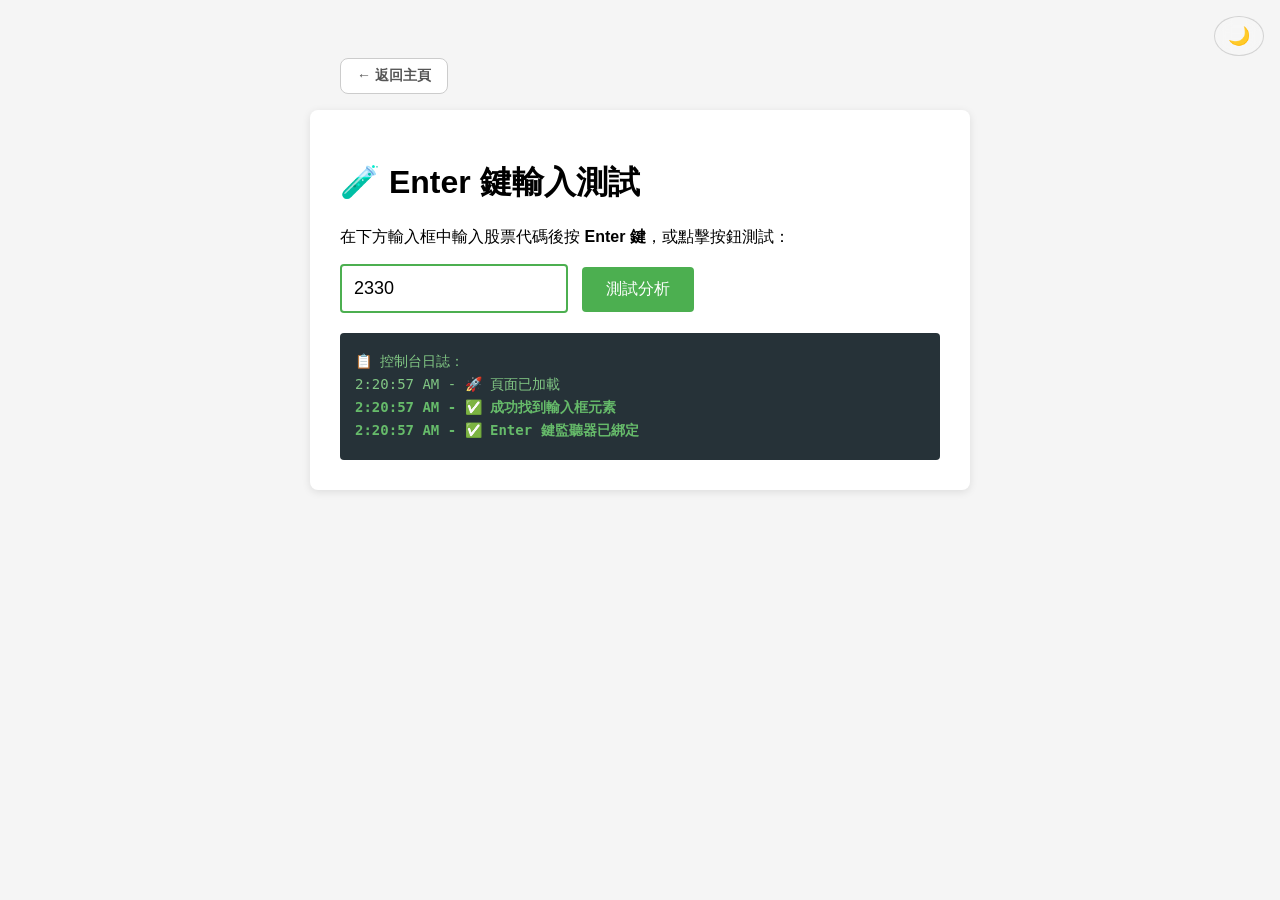
<file: src/main/resources/static/test-enter.html>
<!DOCTYPE html>
<html>
<head>
    <meta charset="UTF-8">
    <title>Enter 鍵測試</title>
    <style>
        body {
            font-family: sans-serif;
            padding: 50px;
            background: #f5f5f5;
        }
        .test-box {
            background: white;
            padding: 30px;
            border-radius: 8px;
            box-shadow: 0 2px 8px rgba(0,0,0,0.1);
            max-width: 600px;
            margin: 0 auto;
        }
        input {
            width: 200px;
            padding: 12px;
            font-size: 18px;
            border: 2px solid #4CAF50;
            border-radius: 4px;
        }
        button {
            padding: 12px 24px;
            background-color: #4CAF50;
            color: white;
            border: none;
            border-radius: 4px;
            cursor: pointer;
            font-size: 16px;
            margin-left: 10px;
        }
        button:hover { background-color: #45a049; }
        #result {
            margin-top: 20px;
            padding: 15px;
            background-color: #e8f5e9;
            border-radius: 4px;
            display: none;
        }
        #console {
            margin-top: 20px;
            padding: 15px;
            background-color: #263238;
            color: #aed581;
            border-radius: 4px;
            font-family: monospace;
            font-size: 14px;
            max-height: 300px;
            overflow-y: auto;
        }
        .log { margin: 5px 0; }
        .log-info { color: #81c784; }
        .log-error { color: #ef5350; }
        .log-success { color: #66bb6a; font-weight: bold; }
    </style>
    <link rel="stylesheet" href="dark-mode.css">
</head>
<body>
    <button class="theme-toggle" id="themeToggle" onclick="toggleTheme()" title="切換暗黑模式">🌙</button>
    <div style="margin:0 0 16px 0;max-width:600px;margin-left:auto;margin-right:auto;">
        <a href="index.html" style="display:inline-flex;align-items:center;gap:6px;padding:8px 16px;border:1px solid #ccc;border-radius:8px;color:#555;text-decoration:none;font-size:14px;font-weight:600;background:#fff;">← 返回主頁</a>
    </div>
    <div class="test-box">
        <h1>🧪 Enter 鍵輸入測試</h1>
        <p>在下方輸入框中輸入股票代碼後按 <strong>Enter 鍵</strong>，或點擊按鈕測試：</p>

        <div>
            <input type="text" id="stockId" value="2330" placeholder="輸入股票代碼">
            <button onclick="testAnalysis()">測試分析</button>
        </div>

        <div id="result">
            <h3>✅ 分析結果</h3>
            <p id="result-text"></p>
        </div>

        <div id="console">
            <div class="log log-info">📋 控制台日誌：</div>
        </div>
    </div>

    <script>
        const consoleEl = document.getElementById('console');

        function log(message, type = 'info') {
            const logEntry = document.createElement('div');
            logEntry.className = 'log log-' + type;
            logEntry.innerText = `${new Date().toLocaleTimeString()} - ${message}`;
            consoleEl.appendChild(logEntry);
            consoleEl.scrollTop = consoleEl.scrollHeight;
            console.log(message);
        }

        async function testAnalysis() {
            const id = document.getElementById('stockId').value.trim();
            log(`🎯 testAnalysis 被調用，股票代碼: ${id}`, 'info');

            if (!id) {
                log('❌ 股票代碼為空', 'error');
                alert('請輸入股票代碼');
                return;
            }

            try {
                log('📡 發送 API 請求...', 'info');
                const response = await fetch(`/api/stocks/${id}/ma`);

                if (!response.ok) {
                    throw new Error(`HTTP ${response.status}`);
                }

                const data = await response.json();
                log(`✅ API 響應成功: ${JSON.stringify(data)}`, 'success');

                document.getElementById('result').style.display = 'block';
                document.getElementById('result-text').innerHTML = `
                    <strong>股票代碼:</strong> ${data.symbol}<br>
                    <strong>MA5:</strong> ${data.ma5}<br>
                    <strong>MA20:</strong> ${data.ma20}<br>
                    <strong>建議:</strong> ${data.advice}
                `;
            } catch (error) {
                log(`❌ 錯誤: ${error.message}`, 'error');
                alert('分析失敗: ' + error.message);
            }
        }

        // 綁定 Enter 鍵
        window.onload = function() {
            log('🚀 頁面已加載', 'info');
            const stockInput = document.getElementById('stockId');

            if (stockInput) {
                log('✅ 成功找到輸入框元素', 'success');

                stockInput.addEventListener('keypress', function(event) {
                    log(`⌨️ 按鍵按下: ${event.key} (keyCode: ${event.keyCode})`, 'info');

                    if (event.key === 'Enter') {
                        log('🎉 Enter 鍵被檢測到！執行分析...', 'success');
                        event.preventDefault();
                        testAnalysis();
                    }
                });

                log('✅ Enter 鍵監聽器已綁定', 'success');
            } else {
                log('❌ 找不到輸入框元素', 'error');
            }
        };
    </script>
<script>
(function(){
    var k='stockpredictor-theme';
    function g(){var s=localStorage.getItem(k);if(s)return s;return window.matchMedia('(prefers-color-scheme:dark)').matches?'dark':'light';}
    function a(t){document.documentElement.setAttribute('data-theme',t);var b=document.getElementById('themeToggle');if(b)b.textContent=t==='dark'?'☀️':'🌙';}
    window.toggleTheme=function(){var c=document.documentElement.getAttribute('data-theme')||'light';var n=c==='dark'?'light':'dark';localStorage.setItem(k,n);a(n);};
    a(g());
})();
</script>
</body>
</html>
</file>
<file: src/main/resources/static/dark-mode.css>
/* ============================================================
   StockPredictor Dark Mode v1.0
   共用暗黑模式樣式 - 所有頁面自動套用
   ============================================================ */

/* ── 暗黑模式 CSS 變數覆蓋 ── */
[data-theme="dark"] {
    /* index.html 變數 */
    --bg: #1a1d2e;
    --surface: #242738;
    --surface-soft: #1e2130;
    --border: #363a50;
    --border-soft: #2e3140;
    --text: #e2e4ec;
    --muted: #8b90a0;
    --primary: #5b8af7;
    --primary-dark: #4a6fd4;
    --success: #34d399;
    --warning: #fbbf24;
    --danger: #f87171;
    --purple: #a78bfa;
    --shadow-sm: 0 1px 2px rgba(0,0,0,0.3);
    --shadow-md: 0 10px 24px rgba(0,0,0,0.4);

    /* dashboard.html 變數 */
    --primary-color: #818cf8;
    --primary-dark: #6366f1;
    --secondary-color: #a78bfa;
    --success-color: #34d399;
    --warning-color: #fbbf24;
    --danger-color: #f87171;
    --text-primary: #e2e4ec;
    --text-secondary: #9ca3af;
    --bg-primary: #1a1d2e;
    --bg-secondary: #242738;
    --border-color: #363a50;
    --shadow-sm: 0 2px 4px rgba(0,0,0,0.3);
    --shadow-md: 0 4px 6px rgba(0,0,0,0.4);
    --shadow-lg: 0 10px 15px rgba(0,0,0,0.4);
    --shadow-xl: 0 20px 25px rgba(0,0,0,0.5);

    /* symbol-profile.html 變數 */
    --primary-blue: #4a6fd4;
    --secondary-blue: #3b5998;
    --success-green: #34d399;
    --warning-orange: #fbbf24;
    --danger-red: #f87171;
}

/* ── 全域暗黑模式覆蓋 ── */
[data-theme="dark"] body {
    background: #1a1d2e;
    color: #e2e4ec;
}

[data-theme="dark"] h1, [data-theme="dark"] h2, [data-theme="dark"] h3,
[data-theme="dark"] h4, [data-theme="dark"] h5, [data-theme="dark"] h6 {
    color: #e2e4ec;
}

[data-theme="dark"] a {
    color: #5b8af7;
}

[data-theme="dark"] input,
[data-theme="dark"] select,
[data-theme="dark"] textarea {
    background-color: #2a2d3e;
    color: #e2e4ec;
    border-color: #363a50;
}

[data-theme="dark"] input::placeholder {
    color: #6b7080;
}

[data-theme="dark"] button {
    color: #e2e4ec;
}

[data-theme="dark"] .container,
[data-theme="dark"] .card,
[data-theme="dark"] .test-box,
[data-theme="dark"] .test-card {
    background-color: #242738;
    color: #e2e4ec;
    box-shadow: 0 2px 8px rgba(0,0,0,0.3);
}

[data-theme="dark"] .card-header {
    border-bottom-color: #363a50;
    background-color: transparent;
}

[data-theme="dark"] table, [data-theme="dark"] th, [data-theme="dark"] td {
    border-color: #363a50;
}

[data-theme="dark"] th {
    background-color: #2a2d3e;
}

[data-theme="dark"] td {
    color: #e2e4ec;
}

/* ── 導覽列 / navbar ── */
[data-theme="dark"] .navbar {
    background: rgba(36,39,56,0.95);
}

[data-theme="dark"] .nav a,
[data-theme="dark"] .navbar a {
    color: #e2e4ec;
}

/* ── index.html 特定覆蓋 ── */
[data-theme="dark"] .page-layout {
    /* body gradient override handled by body rule */
}

[data-theme="dark"] .sidebar {
    background-color: #242738;
}

[data-theme="dark"] .scan-result-row {
    border-bottom-color: #363a50;
}

[data-theme="dark"] .score-badge {
    color: #fff;
}

/* ── dashboard.html 特定覆蓋 ── */
[data-theme="dark"] .hero-section {
    background: linear-gradient(135deg, #2d1b4e 0%, #1a1d2e 100%);
}

[data-theme="dark"] .stat-card {
    background: #242738;
    border-color: #363a50;
}

/* ── chart.html 特定覆蓋 ── */
[data-theme="dark"] #stockId {
    background-color: #2a2d3e;
    color: #e2e4ec;
}

/* ── symbol-profile.html 特定覆蓋 ── */
[data-theme="dark"] .hero-banner {
    background: linear-gradient(135deg, #1e2a4a 0%, #2d3a5c 100%);
}

[data-theme="dark"] .nav-section {
    background-color: #2a2d0a;
    border-color: #4a4d20;
}

[data-theme="dark"] .factor-item {
    background: #2a2d3e;
    border-left-color: #5b8af7;
}

[data-theme="dark"] .indicator-value {
    color: #5b8af7;
}

/* ── 進度條 / 狀態顏色 ── */
[data-theme="dark"] .progress {
    background-color: #2a2d3e;
}

[data-theme="dark"] .workbench-loading-box {
    background: #111827;
    color: #e5e7eb;
}

[data-theme="dark"] .workbench-loading-title {
    color: #bfdbfe;
}

[data-theme="dark"] .workbench-loading-message,
[data-theme="dark"] .workbench-loading-meta {
    color: #94a3b8;
}

[data-theme="dark"] .workbench-loading-track {
    background: #334155;
}

[data-theme="dark"] .bg-light {
    background-color: #2a2d3e !important;
    color: #e2e4ec !important;
}

[data-theme="dark"] .text-muted {
    color: #8b90a0 !important;
}

[data-theme="dark"] .badge.bg-secondary {
    background-color: #363a50 !important;
}

/* ── 滾動條 ── */
[data-theme="dark"] ::-webkit-scrollbar {
    width: 8px;
}
[data-theme="dark"] ::-webkit-scrollbar-track {
    background: #1a1d2e;
}
[data-theme="dark"] ::-webkit-scrollbar-thumb {
    background: #363a50;
    border-radius: 4px;
}
[data-theme="dark"] ::-webkit-scrollbar-thumb:hover {
    background: #4a4f66;
}

/* ── 暗黑模式切換按鈕 ── */
.theme-toggle {
    position: fixed;
    top: 16px;
    right: 16px;
    z-index: 9999;
    width: 40px;
    height: 40px;
    border-radius: 50%;
    border: 1px solid rgba(128,128,128,0.3);
    background: rgba(255,255,255,0.1);
    backdrop-filter: blur(8px);
    cursor: pointer;
    font-size: 18px;
    display: flex;
    align-items: center;
    justify-content: center;
    transition: all 0.3s ease;
    color: inherit;
}
.theme-toggle:hover {
    background: rgba(255,255,255,0.2);
    transform: scale(1.1);
}
[data-theme="dark"] .theme-toggle {
    background: rgba(255,255,255,0.08);
    border-color: rgba(255,255,255,0.15);
}
</file>
